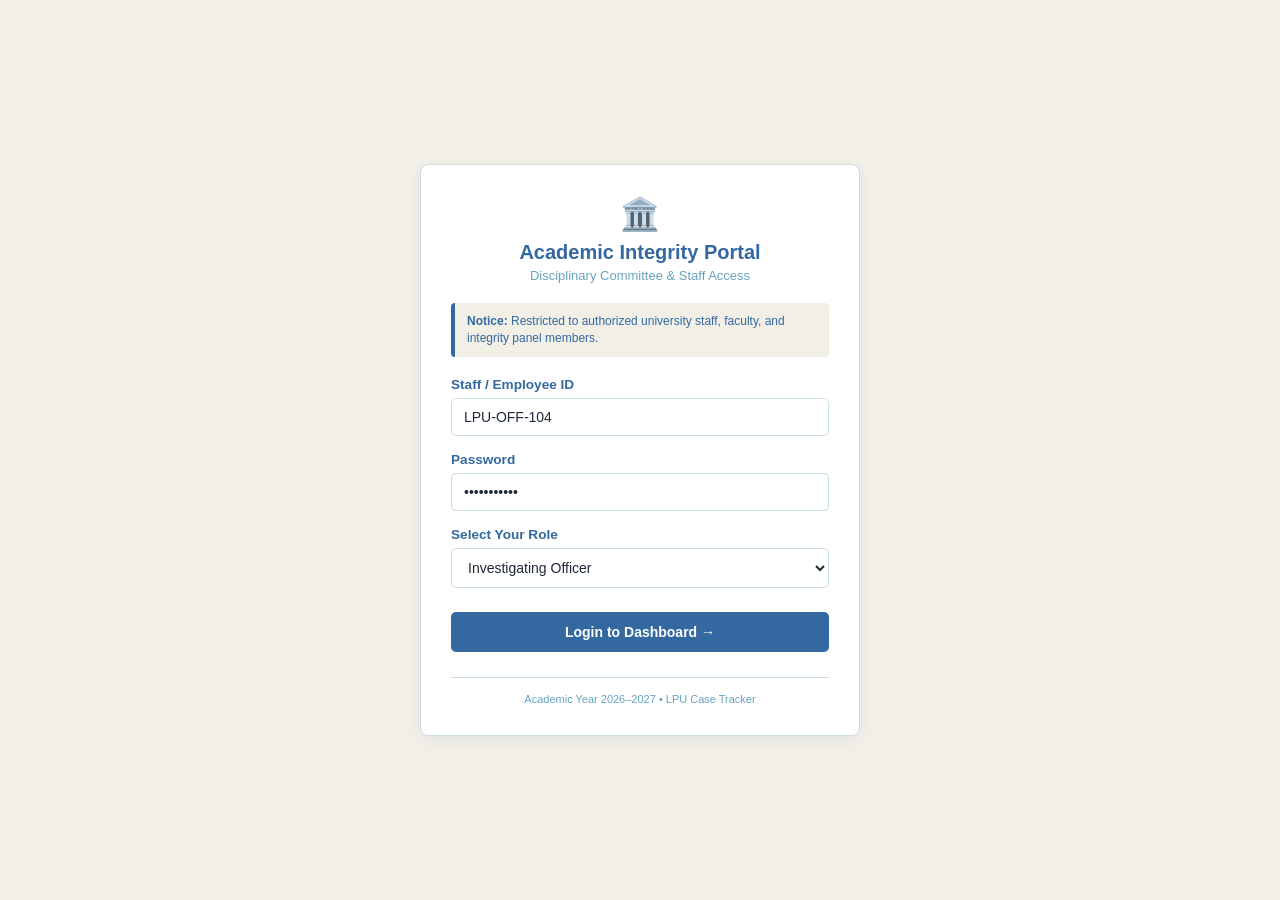
<file: academic-integrity-tracker/index.html>
<!DOCTYPE html>
<html lang="en">
<head>
  <meta charset="UTF-8">
  <meta name="viewport" content="width=device-width, initial-scale=1.0">
  <title>Staff Login - Academic Integrity System</title>
  
  <!-- Linking external CSS file -->
  <link rel="stylesheet" href="css/style.css">
</head>
<body class="login-page">

  <!-- Main container that holds and centers the login card -->
  <main class="login-box">

    <!-- University title and portal name -->
    <header class="login-header">
      <div class="badge-icon">🏛️</div>
      <h1>Academic Integrity Portal</h1>
      <p>Disciplinary Committee & Staff Access</p>
    </header>

    <!-- Requirement 8: Security Notice for Role-Based Access Control -->
    <section class="role-notice">
      <p><strong>Notice:</strong> Restricted to authorized university staff, faculty, and integrity panel members.</p>
    </section>

    <!-- Login form: Directs to dashboard.html on submission -->
    <form action="dashboard.html" method="get" class="login-form">

      <!-- 1: Staff / Officer ID -->
      <div class="input-group">
        <label for="staff-id">Staff / Employee ID</label>
        <input 
          type="text" 
          id="staff-id" 
          name="staffId" 
          placeholder="e.g. LPU-OFF-104" 
          value="LPU-OFF-104" 
          required
        >
      </div>

      <!-- 2: Password -->
      <div class="input-group">
        <label for="password">Password</label>
        <input 
          type="password" 
          id="password" 
          name="password" 
          placeholder="Enter password" 
          value="Password123" 
          required
        >
      </div>

      <!-- 3: Role Persona Selector (Requirement 8) -->
      <div class="input-group">
        <label for="role-select">Select Your Role</label>
        <select id="role-select" name="userRole" required>
          <option value="officer" selected>Investigating Officer</option>
          <option value="committee">Disciplinary Committee Member</option>
          <option value="admin">System Administrator</option>
        </select>
      </div>

      <!-- Submit button to enter the dashboard -->
      <button type="submit" class="submit-btn">
        Login to Dashboard &rarr;
      </button>

    </form>

    <footer class="login-footer">
      <p>Academic Year 2026–2027 &bull; LPU Case Tracker</p>
    </footer>

  </main>

</body>
</html>
</file>
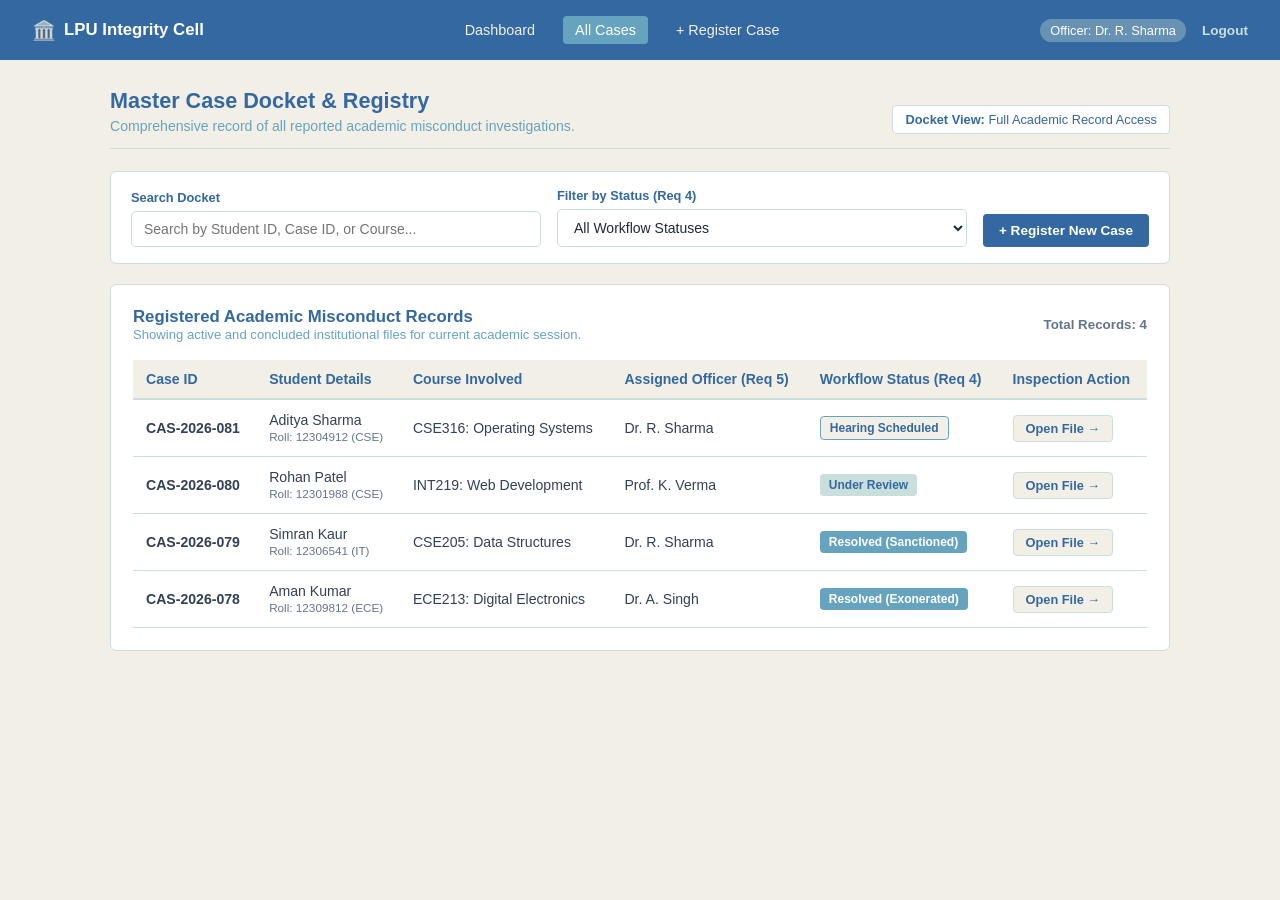
<file: academic-integrity-tracker/all-cases.html>
<!DOCTYPE html>
<html lang="en">
<head>
  <meta charset="UTF-8">
  <meta name="viewport" content="width=device-width, initial-scale=1.0">
  <title>Master Case Registry | Academic Integrity Tracker</title>
  
  <!-- Shared stylesheet inside css folder -->
  <link rel="stylesheet" href="css/style.css">
</head>
<body class="site-body">

  <!-- 1. Top Navigation Bar (Shared Site Layout) -->
  <header class="top-nav">
    <div class="nav-brand">
      <span class="nav-icon">🏛️</span>
      <strong>LPU Integrity Cell</strong>
    </div>

    <!-- Main Navigation Links -->
    <nav class="nav-links">
      <a href="dashboard.html">Dashboard</a>
      <a href="all-cases.html" class="active">All Cases</a>
      <a href="register-case.html">+ Register Case</a>
    </nav>

    <!-- User Profile & Session Controls -->
    <div class="nav-user">
      <span class="role-pill">Officer: Dr. R. Sharma</span>
      <a href="index.html" class="nav-logout">Logout</a>
    </div>
  </header>

  <!-- 2. Main Workspace -->
  <main class="main-container">

    <!-- Page Header -->
    <section class="page-header">
      <div>
        <h2>Master Case Docket &amp; Registry</h2>
        <p>Comprehensive record of all reported academic misconduct investigations.</p>
      </div>
      <div class="access-box">
        <strong>Docket View:</strong> Full Academic Record Access
      </div>
    </section>

    <!-- Search & Filter Controls -->
    <section class="filter-card">
      <div class="filter-grid">
        <div class="filter-group">
          <label for="search-input">Search Docket</label>
          <input type="text" id="search-input" placeholder="Search by Student ID, Case ID, or Course..." class="filter-control">
        </div>

        <div class="filter-group">
          <label for="status-filter">Filter by Status (Req 4)</label>
          <select id="status-filter" class="filter-control">
            <option value="all">All Workflow Statuses</option>
            <option value="review">Under Review</option>
            <option value="hearing">Hearing Scheduled</option>
            <option value="resolved">Resolved / Closed</option>
          </select>
        </div>

        <div class="filter-actions">
          <a href="register-case.html" class="btn-primary">+ Register New Case</a>
        </div>
      </div>
    </section>

    <!-- Master Registry Table Card -->
    <section class="content-card">
      <div class="card-bar">
        <div>
          <h3>Registered Academic Misconduct Records</h3>
          <p>Showing active and concluded institutional files for current academic session.</p>
        </div>
        <small style="color: #64748b; font-weight: 600;">Total Records: 4</small>
      </div>

      <!-- Complete Case Docket Table -->
      <table class="simple-table">
        <thead>
          <tr>
            <th>Case ID</th>
            <th>Student Details</th>
            <th>Course Involved</th>
            <th>Assigned Officer (Req 5)</th>
            <th>Workflow Status (Req 4)</th>
            <th>Inspection Action</th>
          </tr>
        </thead>
        <tbody>
          <!-- Case 1: Primary Demo Record for case-details.html -->
          <tr>
            <td><strong>CAS-2026-081</strong></td>
            <td>
              Aditya Sharma<br>
              <small style="color: #64748b;">Roll: 12304912 (CSE)</small>
            </td>
            <td>CSE316: Operating Systems</td>
            <td>Dr. R. Sharma</td>
            <td><span class="status-pill pill-amber">Hearing Scheduled</span></td>
            <td><a href="case-details.html" class="btn-action">Open File &rarr;</a></td>
          </tr>

          <!-- Case 2 -->
          <tr>
            <td><strong>CAS-2026-080</strong></td>
            <td>
              Rohan Patel<br>
              <small style="color: #64748b;">Roll: 12301988 (CSE)</small>
            </td>
            <td>INT219: Web Development</td>
            <td>Prof. K. Verma</td>
            <td><span class="status-pill pill-blue">Under Review</span></td>
            <td><a href="case-details.html" class="btn-action">Open File &rarr;</a></td>
          </tr>

          <!-- Case 3 -->
          <tr>
            <td><strong>CAS-2026-079</strong></td>
            <td>
              Simran Kaur<br>
              <small style="color: #64748b;">Roll: 12306541 (IT)</small>
            </td>
            <td>CSE205: Data Structures</td>
            <td>Dr. R. Sharma</td>
            <td><span class="status-pill pill-green">Resolved (Sanctioned)</span></td>
            <td><a href="case-details.html" class="btn-action">Open File &rarr;</a></td>
          </tr>

          <!-- Case 4 -->
          <tr>
            <td><strong>CAS-2026-078</strong></td>
            <td>
              Aman Kumar<br>
              <small style="color: #64748b;">Roll: 12309812 (ECE)</small>
            </td>
            <td>ECE213: Digital Electronics</td>
            <td>Dr. A. Singh</td>
            <td><span class="status-pill pill-green">Resolved (Exonerated)</span></td>
            <td><a href="case-details.html" class="btn-action">Open File &rarr;</a></td>
          </tr>
        </tbody>
      </table>
    </section>

  </main>
  
</body>
</html>
</file>
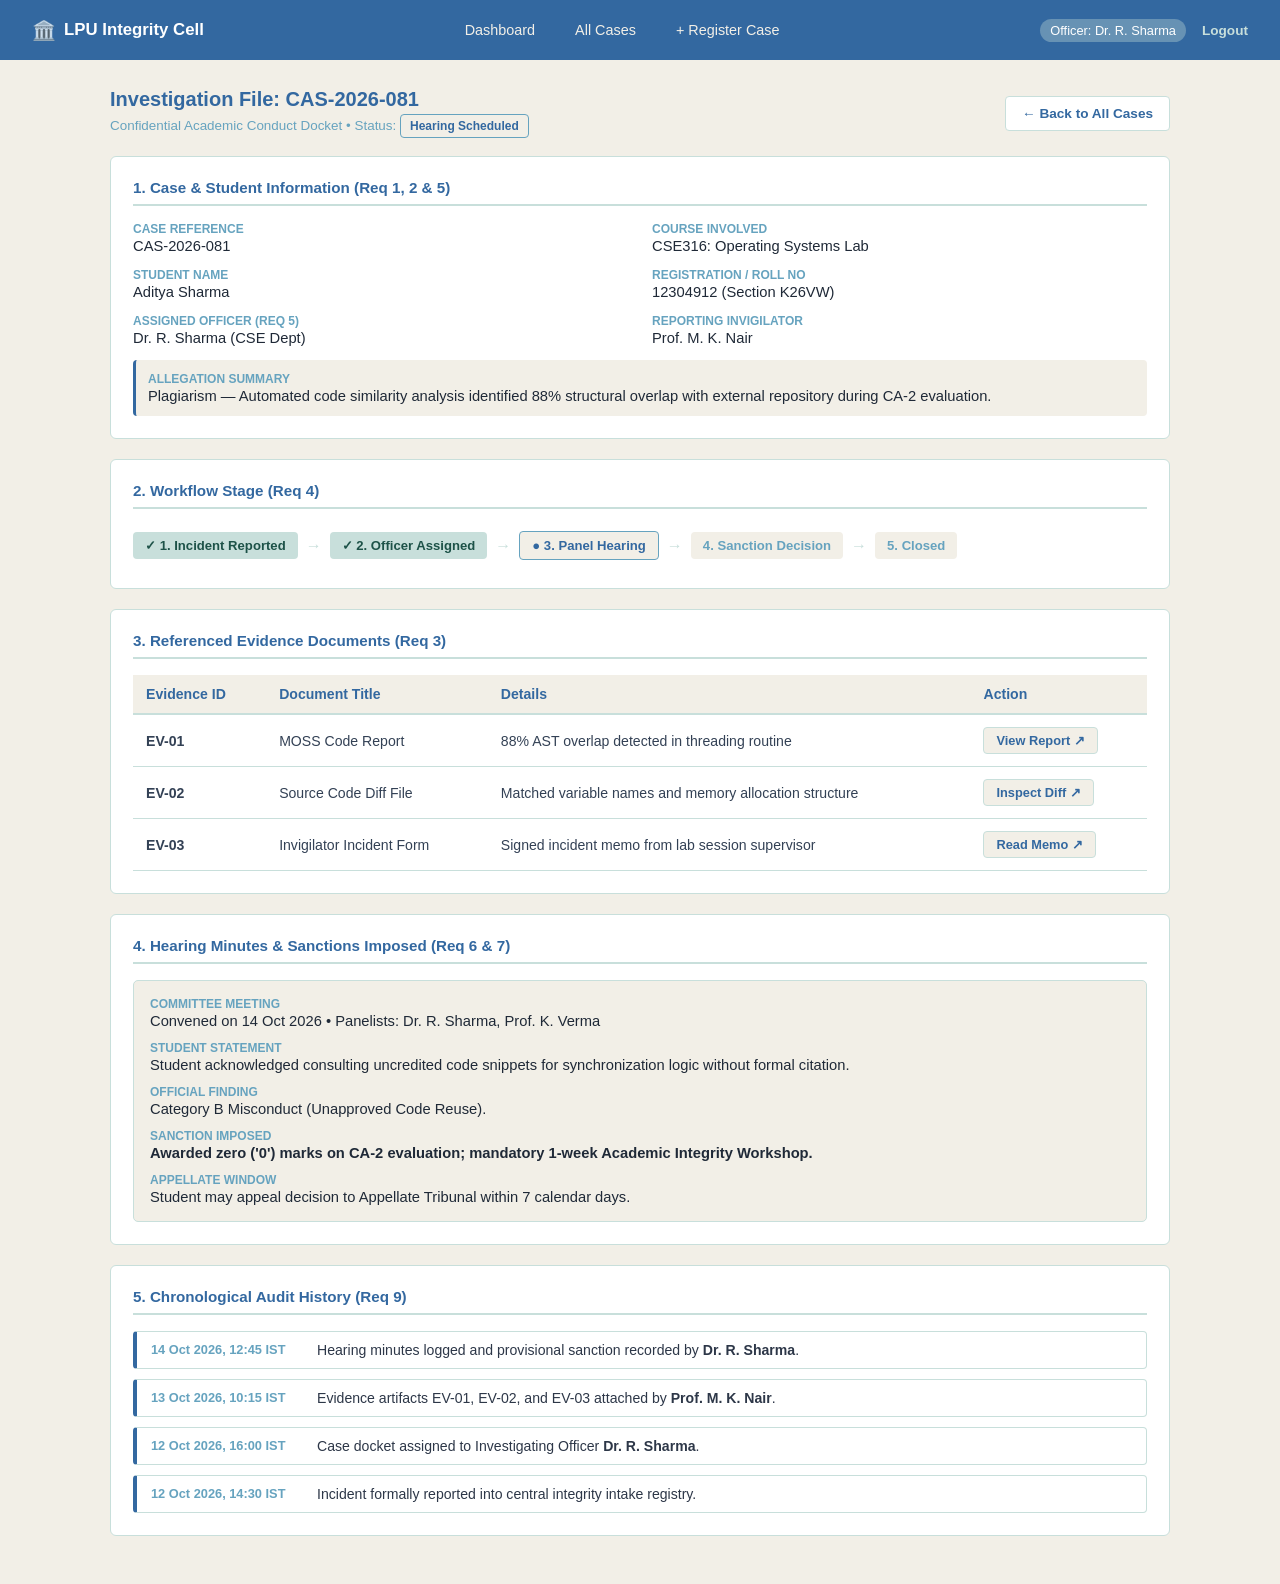
<file: academic-integrity-tracker/case-details.html>
<!DOCTYPE html>
<html lang="en">
<head>
  <meta charset="UTF-8">
  <meta name="viewport" content="width=device-width, initial-scale=1.0">
  <title>Case Docket CAS-2026-081 | Academic Integrity Tracker</title>
  <link rel="stylesheet" href="css/style.css">
</head>
<body class="site-body">

  <!-- Shared Top Navigation Bar -->
  <header class="top-nav">
    <div class="nav-brand">
      <span class="nav-icon">🏛️</span>
      <strong>LPU Integrity Cell</strong>
    </div>
    <nav class="nav-links">
      <a href="dashboard.html">Dashboard</a>
      <a href="all-cases.html">All Cases</a>
      <a href="register-case.html">+ Register Case</a>
    </nav>
    <div class="nav-user">
      <span class="role-pill">Officer: Dr. R. Sharma</span>
      <a href="index.html" class="nav-logout">Logout</a>
    </div>
  </header>

  <!-- Main Container -->
  <main class="main-container">

    <!-- Header Bar -->
    <div class="docket-top">
      <div>
        <h2>Investigation File: CAS-2026-081</h2>
        <p>Confidential Academic Conduct Docket &bull; Status: <span class="status-pill pill-amber">Hearing Scheduled</span></p>
      </div>
      <a href="all-cases.html" class="btn-cancel">&larr; Back to All Cases</a>
    </div>

    <!-- 1. Case & Student Summary Grid -->
    <section class="content-card">
      <h3 class="section-heading">1. Case &amp; Student Information (Req 1, 2 &amp; 5)</h3>
      
      <div class="docket-grid">
        <div class="docket-field">
          <span class="docket-label">Case Reference</span>
          <span class="docket-val">CAS-2026-081</span>
        </div>
        <div class="docket-field">
          <span class="docket-label">Course Involved</span>
          <span class="docket-val">CSE316: Operating Systems Lab</span>
        </div>
        <div class="docket-field">
          <span class="docket-label">Student Name</span>
          <span class="docket-val">Aditya Sharma</span>
        </div>
        <div class="docket-field">
          <span class="docket-label">Registration / Roll No</span>
          <span class="docket-val">12304912 (Section K26VW)</span>
        </div>
        <div class="docket-field">
          <span class="docket-label">Assigned Officer (Req 5)</span>
          <span class="docket-val">Dr. R. Sharma (CSE Dept)</span>
        </div>
        <div class="docket-field">
          <span class="docket-label">Reporting Invigilator</span>
          <span class="docket-val">Prof. M. K. Nair</span>
        </div>
        <div class="docket-field full-width">
          <span class="docket-label">Allegation Summary</span>
          <span class="docket-val">Plagiarism — Automated code similarity analysis identified 88% structural overlap with external repository during CA-2 evaluation.</span>
        </div>
      </div>
    </section>

    <!-- 2. Workflow Stage Indicator (Simple Horizontal Bar) -->
    <section class="content-card">
      <h3 class="section-heading">2. Workflow Stage (Req 4)</h3>
      <div class="status-pipeline">
        <div class="pipe-step done">✓ 1. Incident Reported</div>
        <div class="pipe-arrow">&rarr;</div>
        <div class="pipe-step done">✓ 2. Officer Assigned</div>
        <div class="pipe-arrow">&rarr;</div>
        <div class="pipe-step current">● 3. Panel Hearing</div>
        <div class="pipe-arrow">&rarr;</div>
        <div class="pipe-step pending">4. Sanction Decision</div>
        <div class="pipe-arrow">&rarr;</div>
        <div class="pipe-step pending">5. Closed</div>
      </div>
    </section>

    <!-- 3. Evidence Documentation -->
    <section class="content-card">
      <h3 class="section-heading">3. Referenced Evidence Documents (Req 3)</h3>
      <table class="simple-table">
        <thead>
          <tr>
            <th>Evidence ID</th>
            <th>Document Title</th>
            <th>Details</th>
            <th>Action</th>
          </tr>
        </thead>
        <tbody>
          <tr>
            <td><strong>EV-01</strong></td>
            <td>MOSS Code Report</td>
            <td>88% AST overlap detected in threading routine</td>
            <td><a href="#" class="btn-action">View Report &nearr;</a></td>
          </tr>
          <tr>
            <td><strong>EV-02</strong></td>
            <td>Source Code Diff File</td>
            <td>Matched variable names and memory allocation structure</td>
            <td><a href="#" class="btn-action">Inspect Diff &nearr;</a></td>
          </tr>
          <tr>
            <td><strong>EV-03</strong></td>
            <td>Invigilator Incident Form</td>
            <td>Signed incident memo from lab session supervisor</td>
            <td><a href="#" class="btn-action">Read Memo &nearr;</a></td>
          </tr>
        </tbody>
      </table>
    </section>

    <!-- 4. Hearing Minutes & Sanctions -->
    <section class="content-card">
      <h3 class="section-heading">4. Hearing Minutes &amp; Sanctions Imposed (Req 6 &amp; 7)</h3>
      <div class="hearing-summary">
        <div class="docket-field">
          <span class="docket-label">Committee Meeting</span>
          <span class="docket-val">Convened on 14 Oct 2026 &bull; Panelists: Dr. R. Sharma, Prof. K. Verma</span>
        </div>
        <div class="docket-field">
          <span class="docket-label">Student Statement</span>
          <span class="docket-val">Student acknowledged consulting uncredited code snippets for synchronization logic without formal citation.</span>
        </div>
        <div class="docket-field">
          <span class="docket-label">Official Finding</span>
          <span class="docket-val">Category B Misconduct (Unapproved Code Reuse).</span>
        </div>
        <div class="docket-field">
          <span class="docket-label">Sanction Imposed</span>
          <span class="docket-val"><strong>Awarded zero ('0') marks on CA-2 evaluation; mandatory 1-week Academic Integrity Workshop.</strong></span>
        </div>
        <div class="docket-field">
          <span class="docket-label">Appellate Window</span>
          <span class="docket-val">Student may appeal decision to Appellate Tribunal within 7 calendar days.</span>
        </div>
      </div>
    </section>

    <!-- 5. Case History Audit Trail -->
    <section class="content-card">
      <h3 class="section-heading">5. Chronological Audit History (Req 9)</h3>
      <ul class="clean-audit-list">
        <li>
          <span class="audit-date">14 Oct 2026, 12:45 IST</span>
          <span class="audit-text">Hearing minutes logged and provisional sanction recorded by <strong>Dr. R. Sharma</strong>.</span>
        </li>
        <li>
          <span class="audit-date">13 Oct 2026, 10:15 IST</span>
          <span class="audit-text">Evidence artifacts EV-01, EV-02, and EV-03 attached by <strong>Prof. M. K. Nair</strong>.</span>
        </li>
        <li>
          <span class="audit-date">12 Oct 2026, 16:00 IST</span>
          <span class="audit-text">Case docket assigned to Investigating Officer <strong>Dr. R. Sharma</strong>.</span>
        </li>
        <li>
          <span class="audit-date">12 Oct 2026, 14:30 IST</span>
          <span class="audit-text">Incident formally reported into central integrity intake registry.</span>
        </li>
      </ul>
    </section>

  </main>

</body>
</html>
</file>
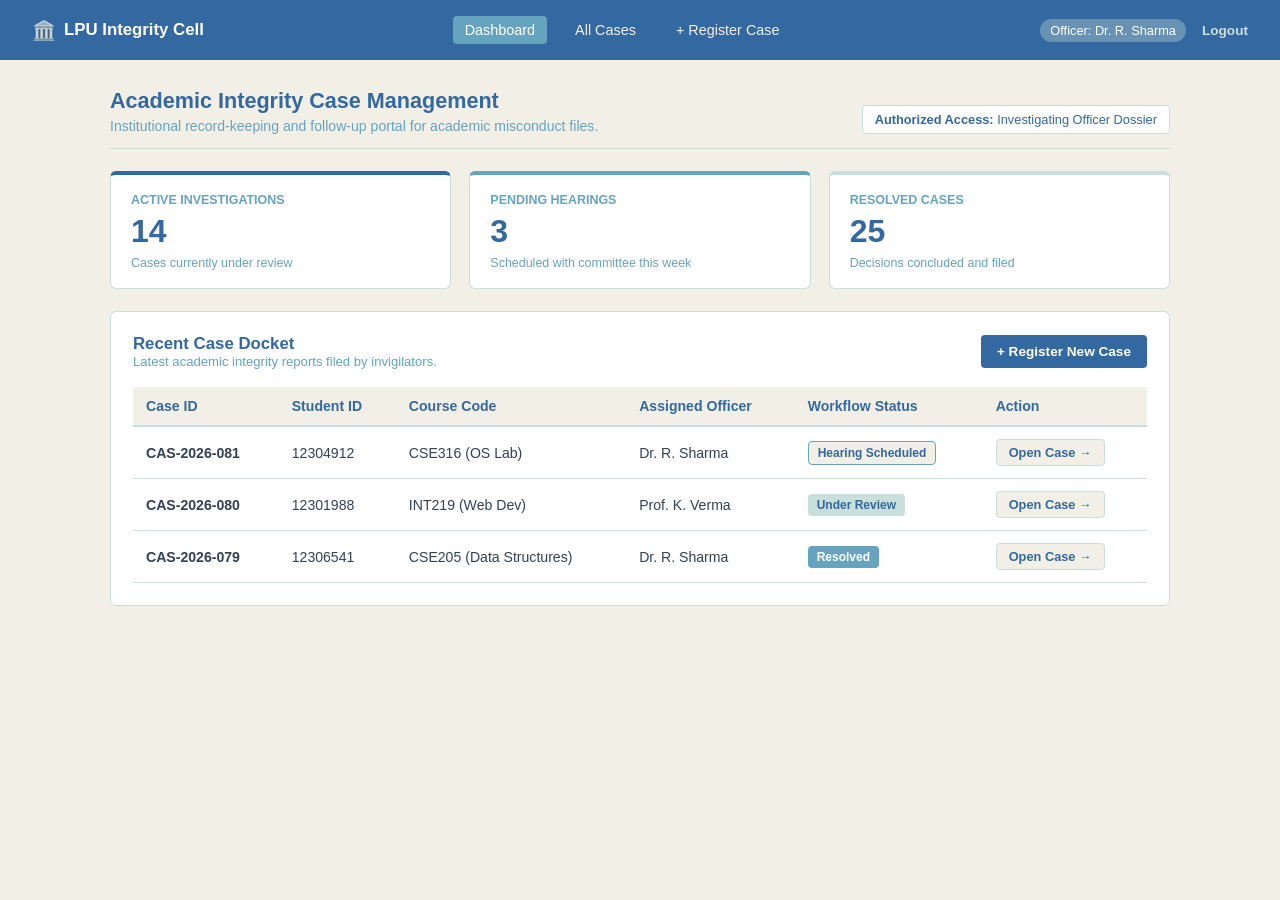
<file: academic-integrity-tracker/dashboard.html>
<!DOCTYPE html>
<html lang="en">
<head>
  <meta charset="UTF-8">
  <meta name="viewport" content="width=device-width, initial-scale=1.0">
  <title>Dashboard | Academic Integrity Case Tracker</title>
  
  <!-- Shared stylesheet inside css folder -->
  <link rel="stylesheet" href="css/style.css">
</head>
<body class="site-body">

  <!-- 1. Top Navigation Bar (Header) -->
  <header class="top-nav">
    <div class="nav-brand">
      <span class="nav-icon">🏛️</span>
      <strong>LPU Integrity Cell</strong>
    </div>

    <!-- Main Navigation Links -->
    <nav class="nav-links">
      <a href="dashboard.html" class="active">Dashboard</a>
      <a href="all-cases.html">All Cases</a>
      <a href="register-case.html">+ Register Case</a>
    </nav>

    <!-- User Profile & Session Controls (Requirement 8) -->
    <div class="nav-user">
      <span class="role-pill">Officer: Dr. R. Sharma</span>
      <a href="index.html" class="nav-logout">Logout</a>
    </div>
  </header>

  <!-- Main Content Container -->
  <main class="main-container">

    <!-- Page Title & Access Scope Notice -->
    <section class="page-header">
      <div>
        <h2>Academic Integrity Case Management</h2>
        <p>Institutional record-keeping and follow-up portal for academic misconduct files.</p>
      </div>
      <!-- Simulated Access Level Indicator -->
      <div class="access-box">
        <strong>Authorized Access:</strong> Investigating Officer Dossier
      </div>
    </section>

    <!-- Key Summary Metrics (Only 3 essential cards) -->
    <section class="kpi-grid">
      <!-- Card 1: Active Cases -->
      <div class="kpi-card border-blue">
        <span class="kpi-label">Active Investigations</span>
        <span class="kpi-number">14</span>
        <small>Cases currently under review</small>
      </div>

      <!-- Card 2: Pending Hearings -->
      <div class="kpi-card border-amber">
        <span class="kpi-label">Pending Hearings</span>
        <span class="kpi-number">3</span>
        <small>Scheduled with committee this week</small>
      </div>

      <!-- Card 3: Resolved Cases -->
      <div class="kpi-card border-green">
        <span class="kpi-label">Resolved Cases</span>
        <span class="kpi-number">25</span>
        <small>Decisions concluded and filed</small>
      </div>
    </section>

    <!-- Recent Case Registry Table -->
    <section class="content-card">
      
      <!-- Table Header & Action Button -->
      <div class="card-bar">
        <div>
          <h3>Recent Case Docket</h3>
          <p>Latest academic integrity reports filed by invigilators.</p>
        </div>
        <a href="register-case.html" class="btn-primary">+ Register New Case</a>
      </div>

      <!-- Table -->
      <table class="simple-table">
        <thead>
          <tr>
            <th>Case ID</th>
            <th>Student ID</th>
            <th>Course Code</th>
            <th>Assigned Officer</th>
            <th>Workflow Status</th>
            <th>Action</th>
          </tr>
        </thead>
        <tbody>
          <tr>
            <td><strong>CAS-2026-081</strong></td>
            <td>12304912</td>
            <td>CSE316 (OS Lab)</td>
            <td>Dr. R. Sharma</td>
            <td><span class="status-pill pill-amber">Hearing Scheduled</span></td>
            <td><a href="case-details.html" class="btn-action">Open Case &rarr;</a></td>
          </tr>
          <tr>
            <td><strong>CAS-2026-080</strong></td>
            <td>12301988</td>
            <td>INT219 (Web Dev)</td>
            <td>Prof. K. Verma</td>
            <td><span class="status-pill pill-blue">Under Review</span></td>
            <td><a href="case-details.html" class="btn-action">Open Case &rarr;</a></td>
          </tr>
          <tr>
            <td><strong>CAS-2026-079</strong></td>
            <td>12306541</td>
            <td>CSE205 (Data Structures)</td>
            <td>Dr. R. Sharma</td>
            <td><span class="status-pill pill-green">Resolved</span></td>
            <td><a href="case-details.html" class="btn-action">Open Case &rarr;</a></td>
          </tr>
        </tbody>
      </table>

    </section>

  </main>

</body>
</html>
</file>
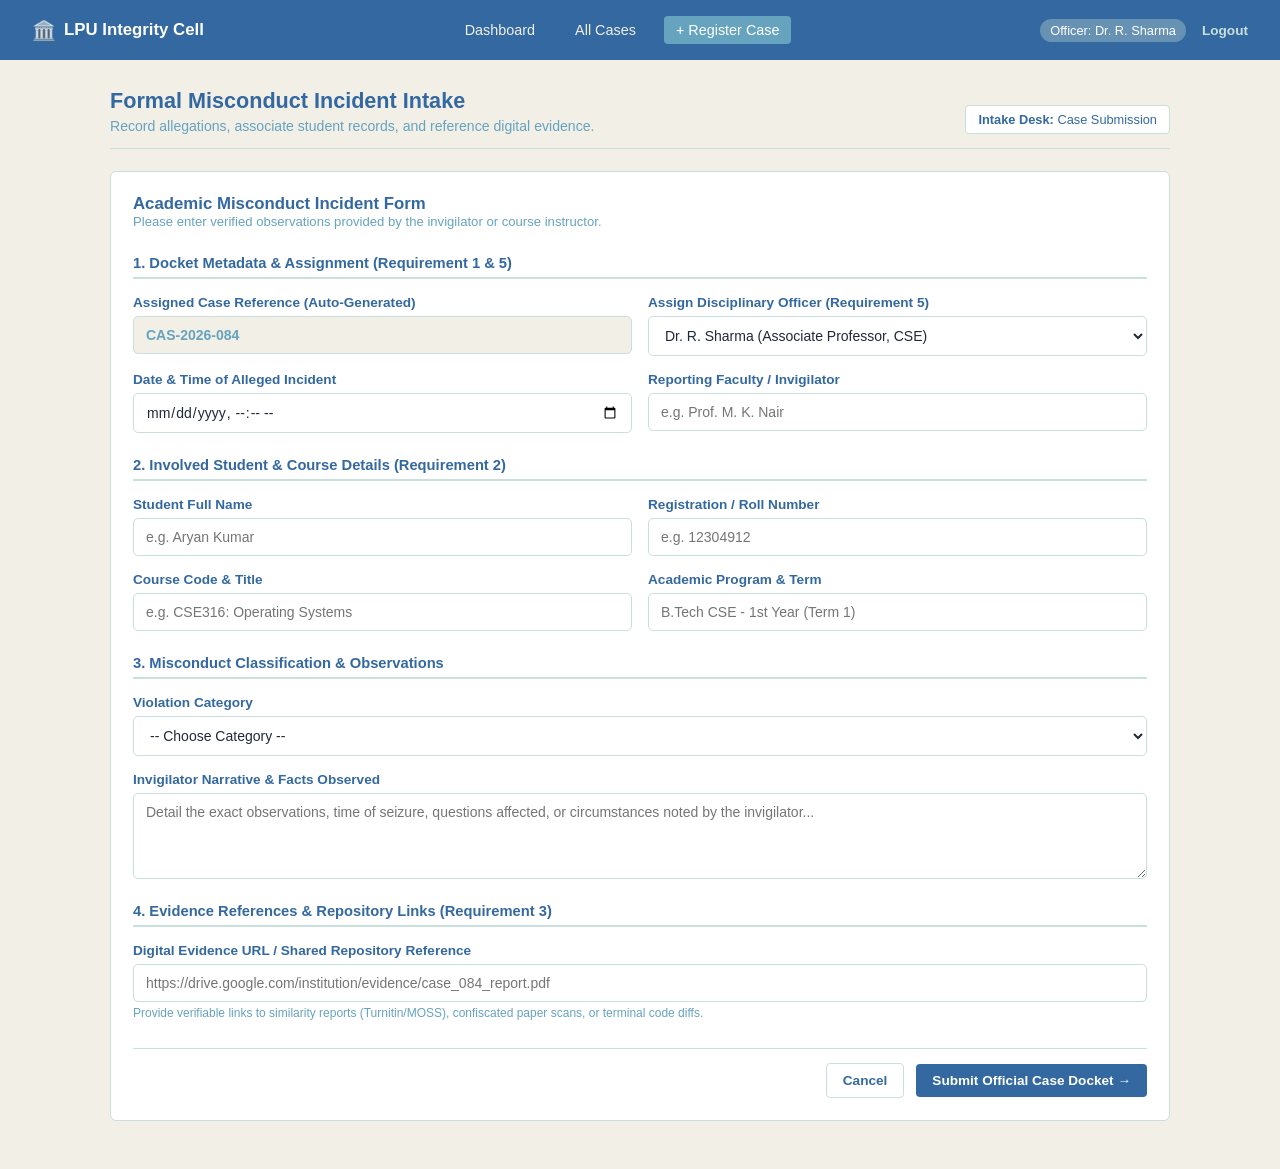
<file: academic-integrity-tracker/register-case.html>
<!DOCTYPE html>
<html lang="en">
<head>
  <meta charset="UTF-8">
  <meta name="viewport" content="width=device-width, initial-scale=1.0">
  <title>Register Incident | Academic Integrity Case Tracker</title>
  
  <!-- Shared stylesheet inside css folder -->
  <link rel="stylesheet" href="css/style.css">
</head>
<body class="site-body">

  <!-- 1. Top Navigation Bar (Matches Dashboard) -->
  <header class="top-nav">
    <div class="nav-brand">
      <span class="nav-icon">🏛️</span>
      <strong>LPU Integrity Cell</strong>
    </div>

    <!-- Main Navigation Links -->
    <nav class="nav-links">
      <a href="dashboard.html">Dashboard</a>
      <a href="all-cases.html">All Cases</a>
      <a href="register-case.html" class="active">+ Register Case</a>
    </nav>

    <!-- User Profile & Session Controls -->
    <div class="nav-user">
      <span class="role-pill">Officer: Dr. R. Sharma</span>
      <a href="index.html" class="nav-logout">Logout</a>
    </div>
  </header>

  <!-- 2. Main Page Layout Container -->
  <main class="main-container">

    <!-- Page Header & Scope Notice -->
    <section class="page-header">
      <div>
        <h2>Formal Misconduct Incident Intake</h2>
        <p>Record allegations, associate student records, and reference digital evidence.</p>
      </div>
      <div class="access-box">
        <strong>Intake Desk:</strong> Case Submission
      </div>
    </section>

    <!-- Registration Form Card -->
    <section class="content-card">
      <div class="card-bar">
        <div>
          <h3>Academic Misconduct Incident Form</h3>
          <p>Please enter verified observations provided by the invigilator or course instructor.</p>
        </div>
      </div>

      <!-- Submitting points to all-cases.html simulating entry into the master registry -->
      <form action="all-cases.html" method="get" class="case-form">

        <!-- Section 1: Docket Reference & Assignment -->
        <div class="form-section-title">1. Docket Metadata &amp; Assignment (Requirement 1 &amp; 5)</div>
        <div class="form-row-2">
          <div class="input-group">
            <label for="case-id">Assigned Case Reference (Auto-Generated)</label>
            <input type="text" id="case-id" name="caseId" value="CAS-2026-084" readonly class="readonly-input">
          </div>

          <div class="input-group">
            <label for="assigned-officer">Assign Disciplinary Officer (Requirement 5)</label>
            <select id="assigned-officer" name="officer" required>
              <option value="Dr. R. Sharma" selected>Dr. R. Sharma (Associate Professor, CSE)</option>
              <option value="Prof. K. Verma">Prof. K. Verma (Integrity Panel Member)</option>
              <option value="Dr. A. Singh">Dr. A. Singh (Quality Assurance Cell)</option>
            </select>
          </div>
        </div>

        <div class="form-row-2">
          <div class="input-group">
            <label for="incident-date">Date &amp; Time of Alleged Incident</label>
            <input type="datetime-local" id="incident-date" name="incidentDate" required>
          </div>

          <div class="input-group">
            <label for="reporting-staff">Reporting Faculty / Invigilator</label>
            <input type="text" id="reporting-staff" name="reporter" placeholder="e.g. Prof. M. K. Nair" required>
          </div>
        </div>

        <!-- Section 2: Student & Course Records (Requirement 2) -->
        <div class="form-section-title">2. Involved Student &amp; Course Details (Requirement 2)</div>
        <div class="form-row-2">
          <div class="input-group">
            <label for="student-name">Student Full Name</label>
            <input type="text" id="student-name" name="studentName" placeholder="e.g. Aryan Kumar" required>
          </div>

          <div class="input-group">
            <label for="student-roll">Registration / Roll Number</label>
            <input type="text" id="student-roll" name="studentRoll" placeholder="e.g. 12304912" required pattern="[0-9]{8,10}">
          </div>
        </div>

        <div class="form-row-2">
          <div class="input-group">
            <label for="course-name">Course Code &amp; Title</label>
            <input type="text" id="course-name" name="course" placeholder="e.g. CSE316: Operating Systems" required>
          </div>

          <div class="input-group">
            <label for="academic-term">Academic Program &amp; Term</label>
            <input type="text" id="academic-term" name="term" placeholder="B.Tech CSE - 1st Year (Term 1)" required>
          </div>
        </div>

        <!-- Section 3: Misconduct Classification -->
        <div class="form-section-title">3. Misconduct Classification &amp; Observations</div>
        <div class="form-row-1">
          <div class="input-group">
            <label for="violation-category">Violation Category</label>
            <select id="violation-category" name="category" required>
              <option value="">-- Choose Category --</option>
              <option value="plagiarism">Plagiarism (Code Similarity / Assignment Overlap)</option>
              <option value="exam-unauthorized">Unauthorized Materials in Examination Hall</option>
              <option value="proxy">Proxy Submission / Impersonation</option>
              <option value="collaboration">Unauthorized Peer Collaboration</option>
            </select>
          </div>
        </div>

        <div class="form-row-1">
          <div class="input-group">
            <label for="incident-details">Invigilator Narrative &amp; Facts Observed</label>
            <textarea id="incident-details" name="details" rows="4" placeholder="Detail the exact observations, time of seizure, questions affected, or circumstances noted by the invigilator..." required></textarea>
          </div>
        </div>

        <!-- Section 4: Evidence Documentation (Requirement 3) -->
        <div class="form-section-title">4. Evidence References &amp; Repository Links (Requirement 3)</div>
        <div class="form-row-1">
          <div class="input-group">
            <label for="evidence-url">Digital Evidence URL / Shared Repository Reference</label>
            <input type="url" id="evidence-url" name="evidenceUrl" placeholder="https://drive.google.com/institution/evidence/case_084_report.pdf">
            <small class="field-hint">Provide verifiable links to similarity reports (Turnitin/MOSS), confiscated paper scans, or terminal code diffs.</small>
          </div>
        </div>

        <!-- Submission Buttons -->
        <div class="form-button-row">
          <a href="dashboard.html" class="btn-cancel">Cancel</a>
          <button type="submit" class="btn-primary">Submit Official Case Docket &rarr;</button>
        </div>

      </form>
    </section>

  </main>

</body>
</html>
</file>
<file: academic-integrity-tracker/css/style.css>
/* ACADEMIC INTEGRITY CASE TRACKER - MAIN STYLESHEET */

/* 1. Global Page Reset */
* {
  margin: 0;
  padding: 0;
  box-sizing: border-box;
  font-family: Arial, sans-serif;
}

/* LOGIN PAGE STYLES (index.html) */

body.login-page {
  background-color: #F2EFE7;
  min-height: 100vh;
  display: flex;
  justify-content: center;
  align-items: center;
  padding: 20px;
}

.login-box {
  background-color: #ffffff;
  width: 100%;
  max-width: 440px;
  padding: 30px;
  border-radius: 8px;
  border: 1px solid #C8DFDB;
  box-shadow: 0 4px 12px rgba(51, 104, 160, 0.08);
}

.login-header {
  text-align: center;
  margin-bottom: 20px;
}

.badge-icon {
  font-size: 32px;
  margin-bottom: 8px;
}

.login-header h1 {
  font-size: 20px;
  color: #3368A0;
  margin-bottom: 4px;
}

.login-header p {
  font-size: 13px;
  color: #66A3BF;
}

.role-notice {
  background-color: #F2EFE7;
  border-left: 4px solid #3368A0;
  padding: 10px 12px;
  border-radius: 4px;
  margin-bottom: 20px;
}

.role-notice p {
  font-size: 12px;
  color: #3368A0;
  line-height: 1.4;
}

.login-form {
  display: flex;
  flex-direction: column;
  gap: 16px;
}

.submit-btn {
  background-color: #3368A0;
  color: #ffffff;
  font-size: 14px;
  font-weight: bold;
  padding: 12px;
  border: none;
  border-radius: 5px;
  cursor: pointer;
  margin-top: 8px;
  transition: background-color 0.2s ease;
}

.submit-btn:hover {
  background-color: #66A3BF;
}

.login-footer {
  text-align: center;
  margin-top: 25px;
  padding-top: 15px;
  border-top: 1px solid #C8DFDB;
}

.login-footer p,
.login-footer small {
  font-size: 11px;
  color: #66A3BF;
}

/* =========================================================
   PORTAL PAGES SHARED LAYOUT (Top-Nav Layout)
   ========================================================= */

body.site-body {
  background-color: #F2EFE7;
  color: #2d3748;
  display: flex;
  flex-direction: column;
  min-height: 100vh;
}

.top-nav {
  background-color: #3368A0;
  color: #ffffff;
  height: 60px;
  display: flex;
  align-items: center;
  justify-content: space-between;
  padding: 0 32px;
}

.nav-brand {
  display: flex;
  align-items: center;
  gap: 8px;
  font-size: 1.05rem;
}

.nav-icon {
  font-size: 1.2rem;
}

.nav-links {
  display: flex;
  gap: 16px;
}

.nav-links a {
  color: #F2EFE7;
  text-decoration: none;
  font-size: 0.9rem;
  font-weight: 500;
  padding: 6px 12px;
  border-radius: 4px;
  transition: background-color 0.2s ease;
}

.nav-links a:hover,
.nav-links a.active {
  color: #ffffff;
  background-color: #66A3BF;
}

.nav-user {
  display: flex;
  align-items: center;
  gap: 16px;
}

.role-pill {
  background-color: rgba(200, 223, 219, 0.35);
  font-size: 0.8rem;
  padding: 4px 10px;
  border-radius: 12px;
  color: #ffffff;
}

.nav-logout {
  color: #C8DFDB;
  text-decoration: none;
  font-size: 0.85rem;
  font-weight: bold;
}

.nav-logout:hover {
  text-decoration: underline;
}

.main-container {
  max-width: 1100px;
  width: 100%;
  margin: 28px auto;
  padding: 0 20px;
  flex-grow: 1;
}

.page-header {
  display: flex;
  justify-content: space-between;
  align-items: flex-end;
  margin-bottom: 22px;
  border-bottom: 1px solid #C8DFDB;
  padding-bottom: 14px;
}

.page-header h2 {
  font-size: 1.35rem;
  color: #3368A0;
}

.page-header p {
  font-size: 0.88rem;
  color: #66A3BF;
  margin-top: 4px;
}

.access-box {
  background-color: #ffffff;
  border: 1px solid #C8DFDB;
  color: #3368A0;
  font-size: 0.8rem;
  padding: 6px 12px;
  border-radius: 4px;
}

/* =========================================================
   DASHBOARD KPI METRICS
   ========================================================= */

.kpi-grid {
  display: grid;
  grid-template-columns: repeat(3, 1fr);
  gap: 18px;
  margin-bottom: 22px;
}

.kpi-card {
  background-color: #ffffff;
  border: 1px solid #C8DFDB;
  border-radius: 6px;
  padding: 18px 20px;
  border-top-width: 4px;
  border-top-style: solid;
  display: flex;
  flex-direction: column;
}

.border-blue  { border-top-color: #3368A0; }
.border-amber { border-top-color: #66A3BF; }
.border-green { border-top-color: #C8DFDB; }

.kpi-label {
  font-size: 0.78rem;
  color: #66A3BF;
  text-transform: uppercase;
  font-weight: 600;
}

.kpi-number {
  font-size: 2rem;
  font-weight: bold;
  color: #3368A0;
  margin: 6px 0;
}

.kpi-card small {
  font-size: 0.78rem;
  color: #66A3BF;
}

/* =========================================================
   CONTENT CARDS, BUTTONS & TABLES
   ========================================================= */

.content-card {
  background-color: #ffffff;
  border: 1px solid #C8DFDB;
  border-radius: 6px;
  padding: 22px;
  margin-bottom: 20px;
}

.card-bar {
  display: flex;
  justify-content: space-between;
  align-items: center;
  margin-bottom: 18px;
}

.card-bar h3 {
  font-size: 1.05rem;
  color: #3368A0;
}

.card-bar p {
  font-size: 0.82rem;
  color: #66A3BF;
}

.btn-primary {
  background-color: #3368A0;
  color: #ffffff;
  text-decoration: none;
  font-size: 0.85rem;
  font-weight: bold;
  padding: 9px 16px;
  border-radius: 4px;
  border: none;
  cursor: pointer;
  display: inline-block;
  transition: background-color 0.2s ease;
}

.btn-primary:hover {
  background-color: #66A3BF;
}

.btn-action {
  text-decoration: none;
  font-size: 0.8rem;
  background-color: #F2EFE7;
  color: #3368A0;
  border: 1px solid #C8DFDB;
  padding: 5px 12px;
  border-radius: 4px;
  font-weight: 600;
  display: inline-block;
  transition: background-color 0.15s ease;
}

.btn-action:hover {
  background-color: #C8DFDB;
}

.btn-cancel {
  text-decoration: none;
  font-size: 0.85rem;
  color: #3368A0;
  font-weight: 600;
  padding: 9px 16px;
  border: 1px solid #C8DFDB;
  border-radius: 4px;
  background-color: #ffffff;
  display: inline-block;
}

.btn-cancel:hover {
  background-color: #F2EFE7;
}

/* Master Tables */
.simple-table {
  width: 100%;
  border-collapse: collapse;
  text-align: left;
  font-size: 0.88rem;
}

.simple-table th {
  background-color: #F2EFE7;
  color: #3368A0;
  padding: 11px 13px;
  border-bottom: 2px solid #C8DFDB;
  font-weight: 600;
}

.simple-table td {
  padding: 12px 13px;
  border-bottom: 1px solid #C8DFDB;
  color: #334155;
}

.simple-table tr:hover {
  background-color: #F2EFE7;
}

/* Status Badges */
.status-pill {
  font-size: 0.75rem;
  font-weight: 600;
  padding: 4px 9px;
  border-radius: 4px;
  display: inline-block;
}

.pill-amber { background-color: #F2EFE7; color: #3368A0; border: 1px solid #66A3BF; }
.pill-blue  { background-color: #C8DFDB; color: #3368A0; }
.pill-green { background-color: #66A3BF; color: #ffffff; }

/* =========================================================
   FORM STYLES (register-case.html)
   ========================================================= */

.case-form {
  display: flex;
  flex-direction: column;
  gap: 16px;
}

.form-section-title {
  font-size: 0.92rem;
  font-weight: bold;
  color: #3368A0;
  border-bottom: 2px solid #C8DFDB;
  padding-bottom: 6px;
  margin-top: 8px;
}

.form-row-2 {
  display: grid;
  grid-template-columns: 1fr 1fr;
  gap: 16px;
}

.form-row-1 {
  display: grid;
  grid-template-columns: 1fr;
}

.input-group {
  display: flex;
  flex-direction: column;
}

.input-group label {
  font-size: 0.85rem;
  font-weight: 600;
  color: #3368A0;
  margin-bottom: 6px;
}

.input-group input,
.input-group select,
.input-group textarea {
  width: 100%;
  padding: 10px 12px;
  border: 1px solid #C8DFDB;
  border-radius: 5px;
  font-size: 14px;
  background-color: #ffffff;
  color: #1f2937;
  font-family: inherit;
}

.input-group input:focus,
.input-group select:focus,
.input-group textarea:focus {
  outline: none;
  border-color: #3368A0;
}

.readonly-input {
  background-color: #F2EFE7 !important;
  font-weight: bold;
  color: #66A3BF !important;
  cursor: not-allowed;
}

.field-hint {
  font-size: 0.75rem;
  color: #66A3BF;
  margin-top: 4px;
}

.form-button-row {
  display: flex;
  justify-content: flex-end;
  align-items: center;
  gap: 12px;
  margin-top: 12px;
  padding-top: 14px;
  border-top: 1px solid #C8DFDB;
}

/* =========================================================
   REGISTRY FILTER BAR (all-cases.html)
   ========================================================= */

.filter-card {
  background-color: #ffffff;
  border: 1px solid #C8DFDB;
  border-radius: 6px;
  padding: 16px 20px;
  margin-bottom: 20px;
}

.filter-grid {
  display: flex;
  align-items: flex-end;
  gap: 16px;
  flex-wrap: wrap;
}

.filter-group {
  display: flex;
  flex-direction: column;
  flex: 1 1 220px;
}

.filter-group label {
  font-size: 0.8rem;
  font-weight: 600;
  color: #3368A0;
  margin-bottom: 6px;
}

.filter-control {
  width: 100%;
  padding: 9px 12px;
  border: 1px solid #C8DFDB;
  border-radius: 5px;
  font-size: 14px;
  background-color: #ffffff;
  color: #1f2937;
  font-family: inherit;
}

.filter-control:focus {
  outline: none;
  border-color: #3368A0;
}

.filter-actions {
  display: flex;
  align-items: flex-end;
}

/* =========================================================
   CASE DETAILS VIEW (case-details.html)
   ========================================================= */

.docket-top {
  display: flex;
  justify-content: space-between;
  align-items: center;
  margin-bottom: 18px;
}

.docket-top h2 {
  font-size: 1.25rem;
  color: #3368A0;
}

.docket-top p {
  font-size: 0.84rem;
  color: #66A3BF;
  margin-top: 3px;
}

.section-heading {
  font-size: 0.95rem;
  color: #3368A0;
  border-bottom: 2px solid #C8DFDB;
  padding-bottom: 8px;
  margin-bottom: 16px;
}

.docket-grid {
  display: grid;
  grid-template-columns: 1fr 1fr;
  gap: 14px 24px;
}

.docket-field {
  display: flex;
  flex-direction: column;
}

.docket-field.full-width {
  grid-column: 1 / -1;
  background-color: #F2EFE7;
  padding: 12px;
  border-radius: 4px;
  border-left: 3px solid #3368A0;
}

.docket-label {
  font-size: 0.75rem;
  font-weight: bold;
  text-transform: uppercase;
  color: #66A3BF;
  margin-bottom: 2px;
}

.docket-val {
  font-size: 0.92rem;
  color: #1f2937;
}

/* Workflow Stage Bar */
.status-pipeline {
  display: flex;
  align-items: center;
  gap: 8px;
  flex-wrap: wrap;
  padding: 6px 0;
}

.pipe-step {
  font-size: 0.82rem;
  padding: 6px 12px;
  border-radius: 4px;
  font-weight: 600;
}

.pipe-step.done {
  background-color: #C8DFDB;
  color: #1d5248;
}

.pipe-step.current {
  background-color: #F2EFE7;
  color: #3368A0;
  border: 1px solid #66A3BF;
}

.pipe-step.pending {
  background-color: #F2EFE7;
  color: #66A3BF;
}

.pipe-arrow {
  color: #C8DFDB;
  font-weight: bold;
}

/* Hearing Box */
.hearing-summary {
  display: flex;
  flex-direction: column;
  gap: 12px;
  background-color: #F2EFE7;
  padding: 16px;
  border-radius: 5px;
  border: 1px solid #C8DFDB;
}

/* Audit History List */
.clean-audit-list {
  list-style: none;
  padding: 0;
  display: flex;
  flex-direction: column;
  gap: 10px;
}

.clean-audit-list li {
  display: flex;
  gap: 16px;
  font-size: 0.88rem;
  padding: 10px 14px;
  background-color: #ffffff;
  border: 1px solid #C8DFDB;
  border-left: 4px solid #3368A0;
  border-radius: 4px;
}

.audit-date {
  font-weight: bold;
  color: #66A3BF;
  min-width: 150px;
  font-size: 0.8rem;
}

.audit-text {
  color: #2d3748;
}

/* Footer */
.site-footer {
  text-align: center;
  padding: 18px;
  font-size: 0.8rem;
  color: #66A3BF;
  border-top: 1px solid #C8DFDB;
  background-color: #ffffff;
  margin-top: 20px;
}
</file>
